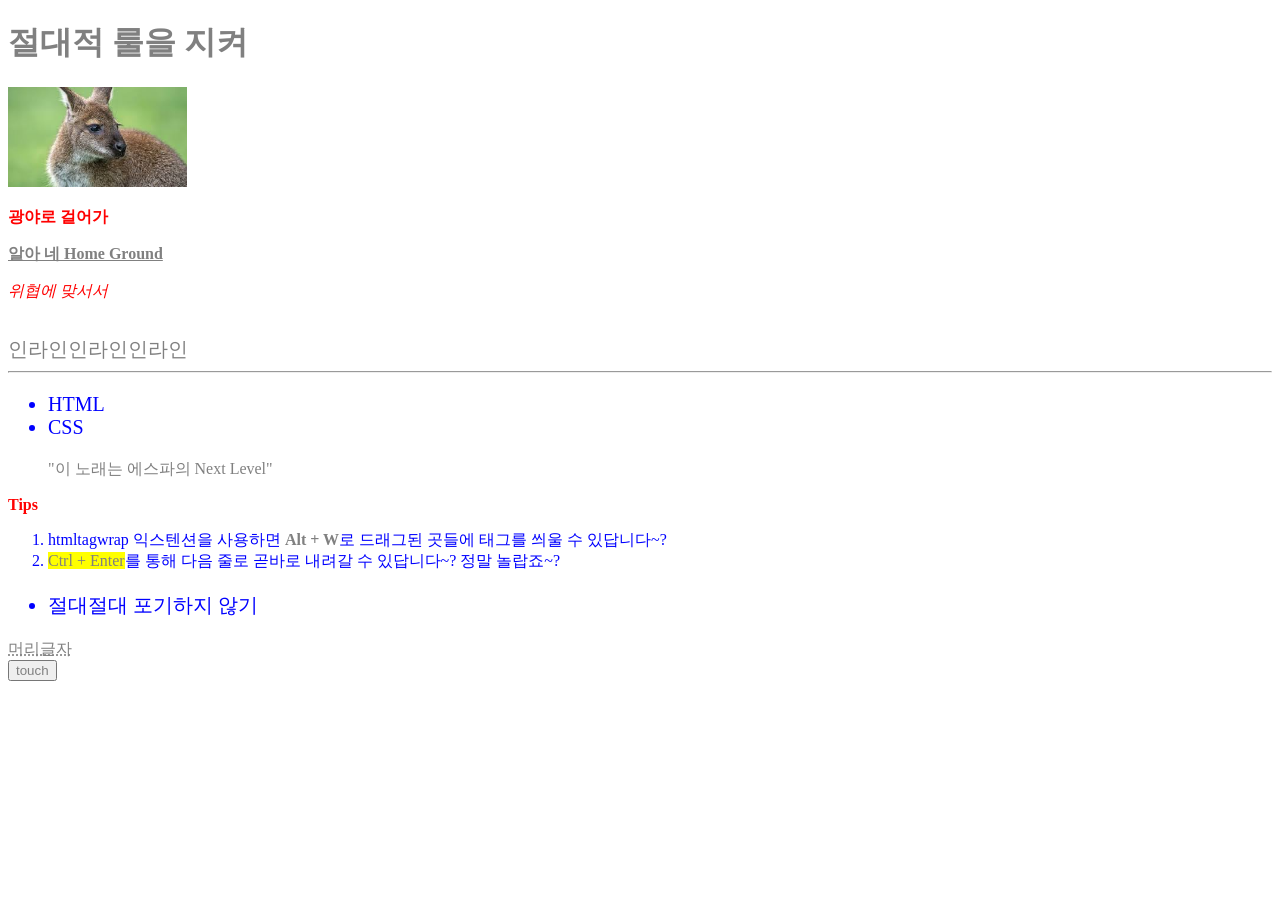
<file: index.html>
<!DOCTYPE html>
<html>
  <head>
    <title>I'm on the next level</title>
    <style>
      p {
        color: red;
      }
    </style>
    <link rel="stylesheet" href="styles.css" />
  </head>
  <body>
    <!-- 이것은 주석입니다. -->
    <h1>절대적 룰을 지켜</h1>
    <img
      src="wallaby.jpg"
      alt="귀여운 왈라비 사진"
      title="왈라비"
      height="100"
    />
    <b>
      <p>광야로 걸어가</p>
      <a href="https://wallaby150.github.io/">알아 네 Home Ground</a>
    </b>
    <i>
      <p>위협에 맞서서</p>
    </i>
    <br />
    <span>인라인인라인인라인</span>
    <hr />
    <ul>
      <li>HTML</li>
      <li>CSS</li>
    </ul>
    <blockquote cite="https://namu.wiki/w/Next%20Level(aespa)">
      "이 노래는 에스파의 Next Level"
    </blockquote>
    <div>
      <b> <p>Tips</p> </b>
      <ol>
        <li>
          htmltagwrap 익스텐션을 사용하면 <strong>Alt + W</strong>로 드래그된
          곳들에 태그를 씌울 수 있답니다~?
        </li>
        <li>
          <mark>Ctrl + Enter</mark>를 통해 다음 줄로 곧바로 내려갈 수 있답니다~?
          정말 놀랍죠~?
        </li>
      </ol>
      <ul>
        <li>절대절대 포기하지 않기</li>
      </ul>
    </div>
    <abbr title="설명설명">머리글자 </abbr>
    <br />
    <button>touch</button>
  </body>
</html>
</file>
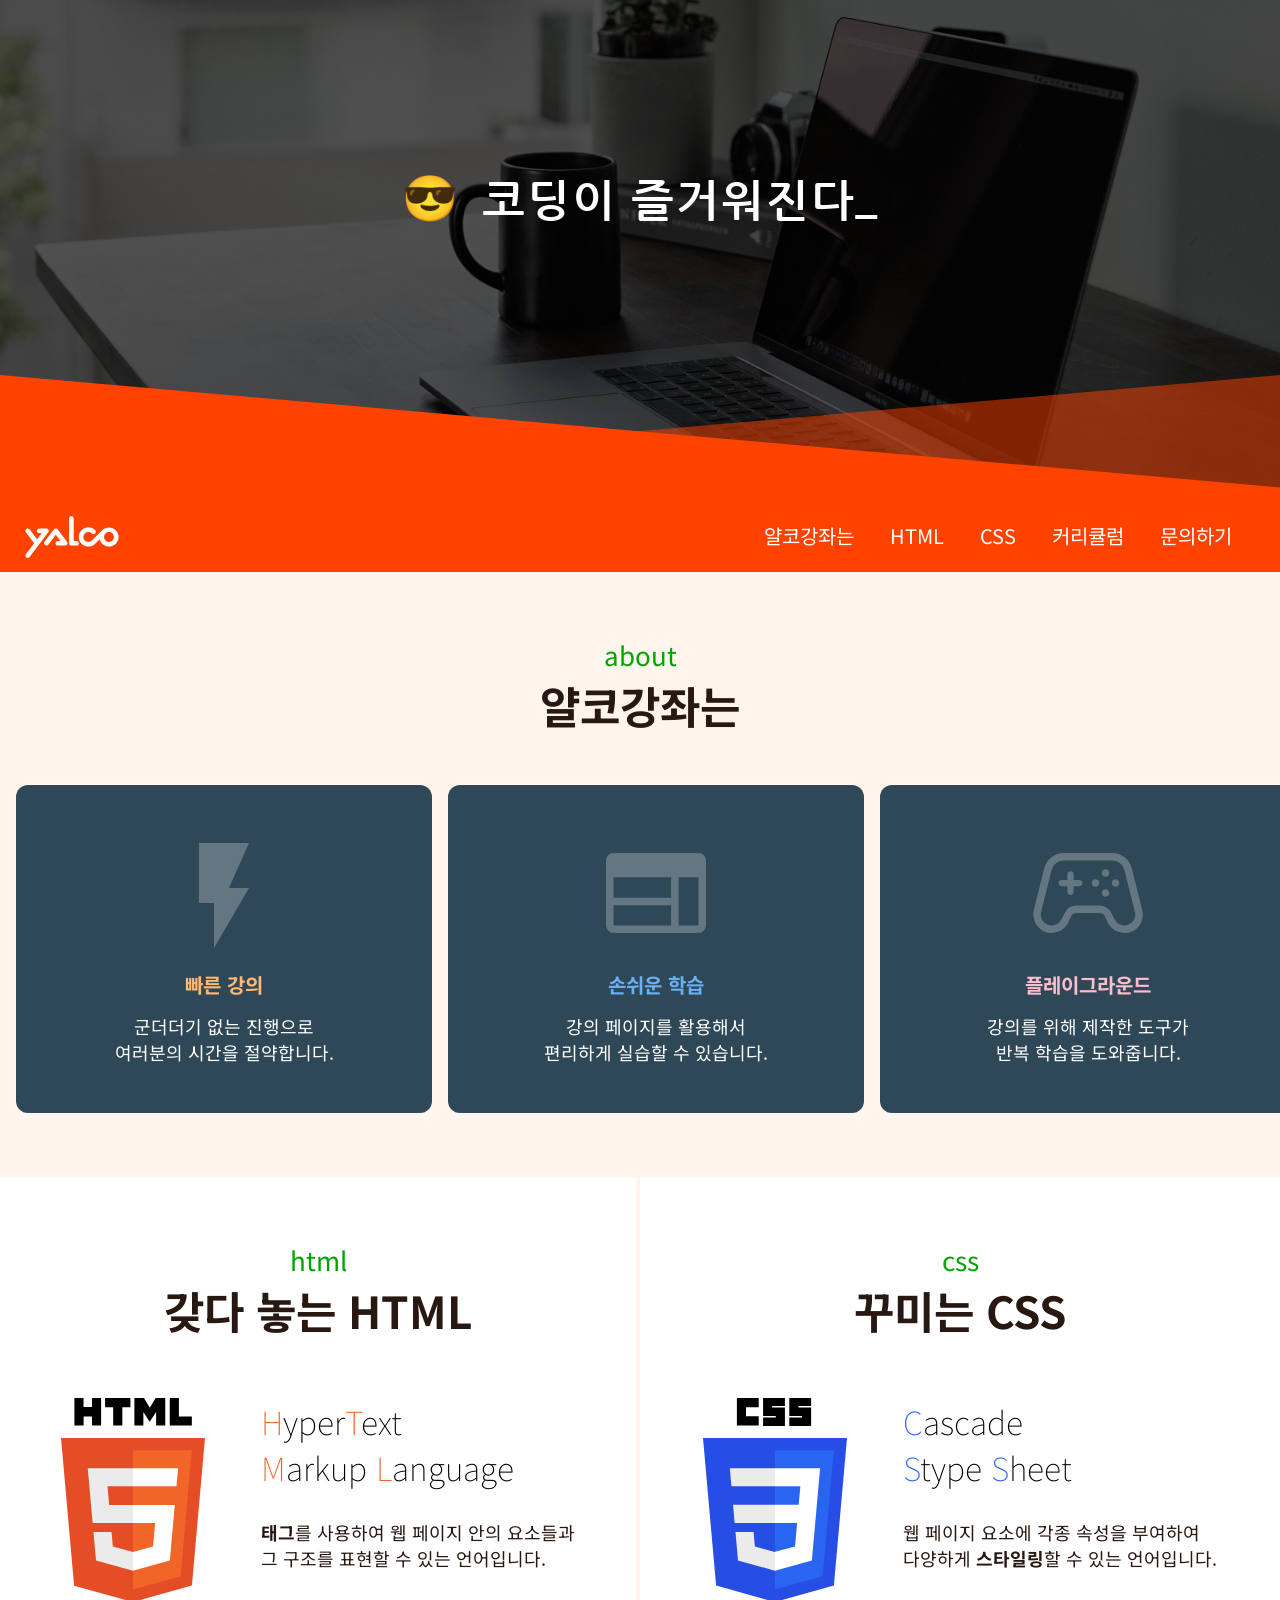
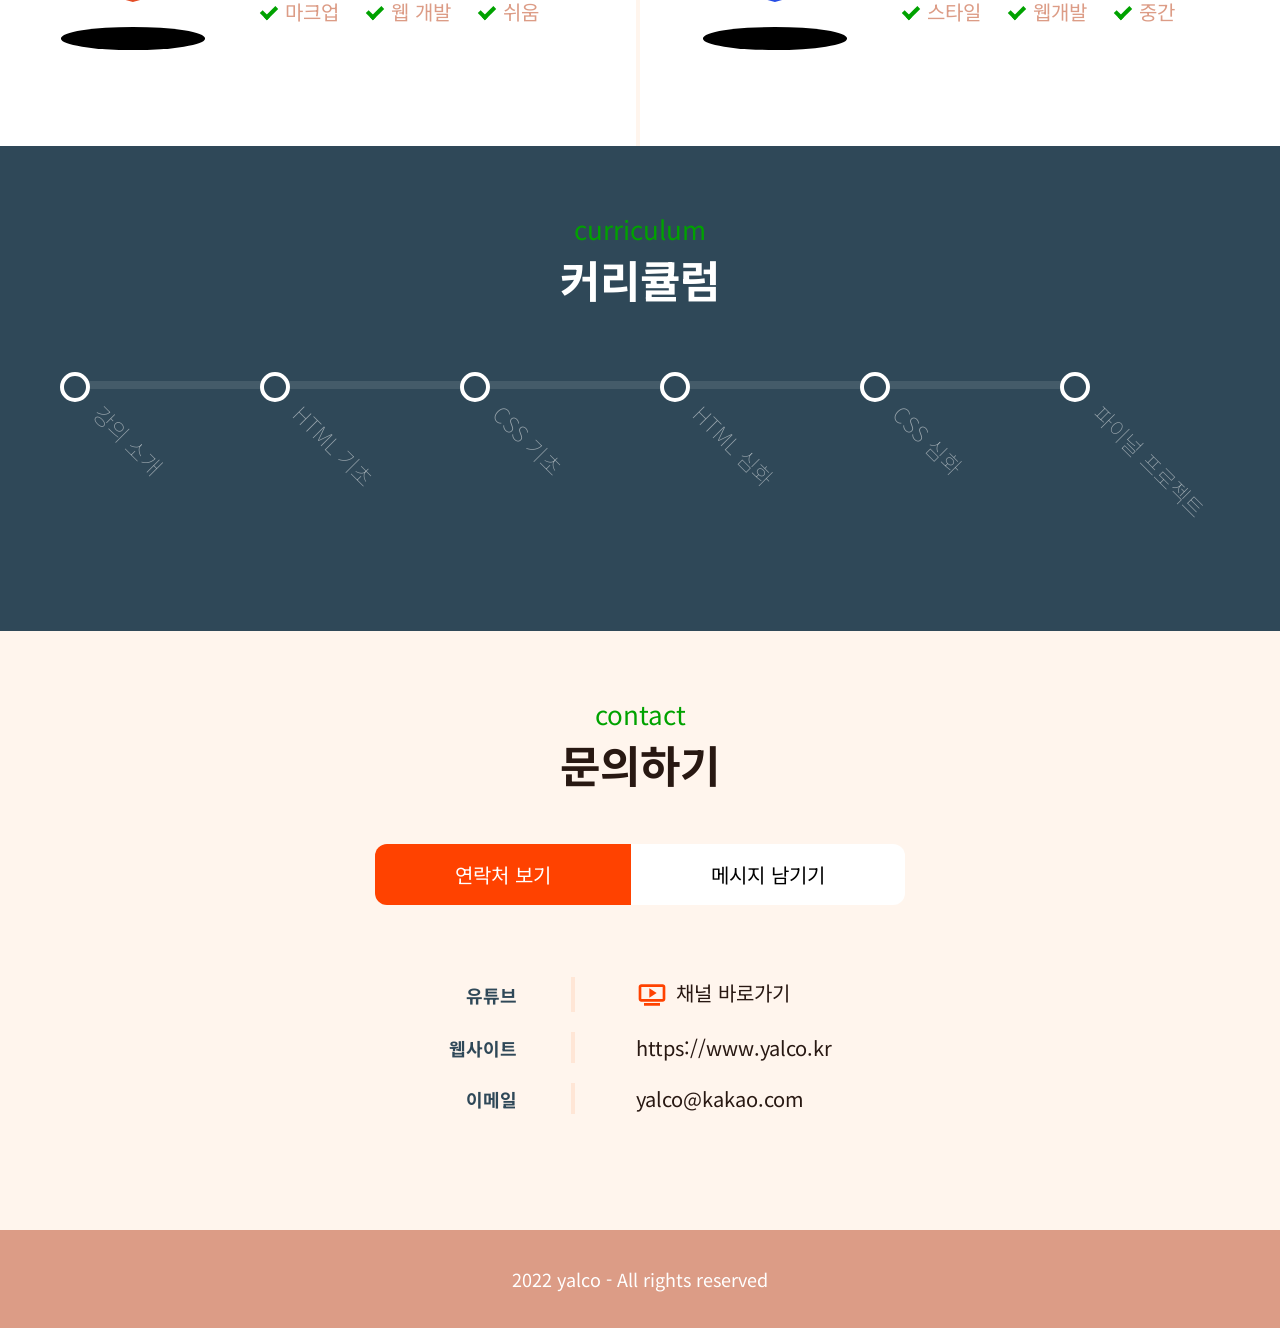
<file: study/Chapter 16/practice/index.html>
<!DOCTYPE html>
<html lang="ko">
<head>
  <meta charset="UTF-8">
  <meta http-equiv="X-UA-Compatible" content="IE=edge">
  <meta name="viewport" content="width=device-width, initial-scale=1.0">
  <title>yalco</title>
  <link rel="shortcut icon" href="./images/favicon.png" type="image/x-icon">

  <link rel="stylesheet" href="./style.css">

</head>
<body>
  <section class="intro">
    <div class="intro__dark">
      <div class="intro__type">
        <div><span aria-hidden="true">😎</span> 코딩이</div>
        <div>즐거워진다<span class="underscore">_</span></div>
      </div>
    </div>
    <div class="intro__tilt"></div>
    <div class="intro__tilt--flip"></div>
  </section>

    <header class="header">
    <h1>
      <a class="header__homelink" href="#">
        <img class="header__logo" src="./images/logo.svg" alt="홈으로">
      </a>
    </h1>
    <input class="header__menu-btn" type="checkbox">
    <nav class="header__nav">
      <ul>
        <li class="header__nav-item">
          <a href="#about">얄코강좌는</a>
        </li>
        <li class="header__nav-item">
          <a href="#html">HTML</a>
        </li>
        <li class="header__nav-item">
          <a href="#css">CSS</a>
        </li>
        <li class="header__nav-item">
          <a href="#curriculum">커리큘럼</a>
        </li>
        <li class="header__nav-item">
          <a href="#contact">문의하기</a>
        </li>
      </ul>
    </nav>
  </header>
<main>
    <section id="about" class="section">
      <header class="section__header">
        <strong class="section__tag">
          about
        </strong>
        <h1 class="section__title">
          얄코강좌는
        </h1>
      </header>
      <div class="about">
        <div class="about__card">
          <img class="about__icon" src="./images/about_1.svg" alt="">
          <h2 class="about__title _1">
            빠른 강의
          </h2>
          <p class="about__text">
            군더더기 없는 진행으로 <br>
            여러분의 시간을 절약합니다.
          </p>
        </div>
        <div class="about__card">
          <img class="about__icon" src="./images/about_2.svg" alt="">
          <h2 class="about__title _2">
            손쉬운 학습
          </h2>
          <p class="about__text">
            강의 페이지를 활용해서 <br>
            편리하게 실습할 수 있습니다.
          </p>
        </div>
        <div class="about__card">
          <img class="about__icon" src="./images/about_3.svg" alt="">
          <h2 class="about__title _3">
            플레이그라운드
          </h2>
          <p class="about__text">
            강의를 위해 제작한 도구가 <br>
            반복 학습을 도와줍니다.
          </p>
        </div>
      </div>
    </section>
    <section id="html" class="section">
      <header class="section__header">
        <strong class="section__tag">
          html
        </strong>
        <h1 class="section__title">
          갖다 놓는 HTML
        </h1>
      </header>
      <article class="html-css _html">
        <figure class="html-css__thumb">
          <img class="html-css__logo" src="./images/logo-html.svg" alt="HTML 로고">
        </figure>
        <div class="html-css__content">
          <h2 class="html-css__title">
            <div>
              <em>H</em>yper<em>T</em>ext <br>
              <em>M</em>arkup <em>L</em>anguage
            </div>
          </h2>
          <p class="html-css__desc">
            <strong>태그</strong>를 사용하여 웹 페이지 안의 요소들과 <br>
            그 구조를 표현할 수 있는 언어입니다.
          </p>
          <dl class="html-css__spec">
            <dt class="sr-only">종류</dt>
            <dd>마크업</dd>
            <dt class="sr-only">용도</dt>
            <dd>웹 개발</dd>
            <dt class="sr-only">난이도</dt>
            <dd>쉬움</dd>
          </dl>
        </div>
      </article>
    </section>
    <section id="css" class="section">
      <header class="section__header">
        <strong class="section__tag">
          css
        </strong>
        <h1 class="section__title">
          꾸미는 CSS
        </h1>
      </header>
      <article class="html-css _css">
        <figure class="html-css__thumb">
          <img class="html-css__logo" src="./images/logo-css.svg" alt="CSS 로고">
        </figure>
        <div class="html-css__content">
          <h2 class="html-css__title">
            <div>
              <em>C</em>ascade <br>
              <em>S</em>type <em>S</em>heet
            </div>
          </h2>
          <p class="html-css__desc">
            웹 페이지 요소에 각종 속성을 부여하여 <br>
            다양하게 <strong>스타일링</strong>할 수 있는 언어입니다.
          </p>
          <dl class="html-css__spec">
            <dt class="sr-only">종류</dt>
            <dd>스타일</dd>
            <dt class="sr-only">용도</dt>
            <dd>웹개발</dd>
            <dt class="sr-only">난이도</dt>
            <dd>중간</dd>
          </dl>
        </div>
      </article>
    </section>
    <section id="curriculum" class="section">
      <header class="section__header">
        <strong class="section__tag">
          curriculum
        </strong>
        <h1 class="section__title">
          커리큘럼
        </h1>
      </header>
      <div class="curriculum">
        <ol class="curriculum__list">
          <li><span>강의 소개</span></li>
          <li><span>HTML 기초</span></li>
          <li><span>CSS 기초</span></li>
          <li><span>HTML 심화</span></li>
          <li><span>CSS 심화</span></li>
          <li><span>파이널 프로젝트</span></li>
          <div class="curriculum__progress"></div>
        </ol>
      </div>
    </section>
<section id="contact" class="section">
      <header class="section__header">
        <strong class="section__tag">
          contact
        </strong>
        <h1 class="section__title">
          문의하기
        </h1>
      </header>
      <div class="contact">
        <div class="contact__tab">
          <input name="contact" type="radio" id="ct_1" checked>
          <label for="ct_1" class="sr-only">연락처</label>
          <input name="contact" type="radio" id="ct_2">
          <label for="ct_2" class="sr-only">메시지</label>
          <div class="contact__slides">
            <div class="contact__slide-con">
              <div class="contact__slide">
                <address>
                  <table class="contact__contacts">
                    <caption class="sr-only">연락처 목록</caption>
                    <tr>
                      <th>유튜브</th>
                      <td>
                        <a href="https://www.youtube.com/c/얄팍한코딩사전" target="_blank" alt="새 창에서 열기">
                          <img src="./images/youtube.svg" alt="">
                          채널 바로가기
                        </a>
                      </td>
                    </tr>
                    <tr>
                      <th>웹사이트</th>
                      <td>
                        <a href="https://www.yalco.kr" target="_blank" alt="새 창에서 열기">
                          https://www.yalco.kr
                        </a>
                      </td>
                    </tr>
                    <tr>
                      <th>이메일</th>
                      <td>
                        <a href="mailto:yalco@kakao.com">
                          yalco@kakao.com
                        </a>
                      </td>
                    </tr>
                  </table>
                </address>
              </div>
              <div class="contact__slide">
                <form action="#" method="get">
                  <div class="contact__leave">
                    <textarea name="message" placeholder="메시지를 입력하세요." required></textarea>
                    <div>
                      <input name="email" type="email" placeholder="메일 주소를 입력하세요." required>
                      <button type="submit">남기기</button>
                    </div>
                  </div>
                </form>
              </div>
            </div>
          </div>
        </div>
      </div>
    </section>
  </main>
  <footer>
    <h1 class="sr-only">Copyright</h1>
    <p>
      2022 yalco - All rights reserved
    </p>
  </footer>  
</body>
</html>
</file>
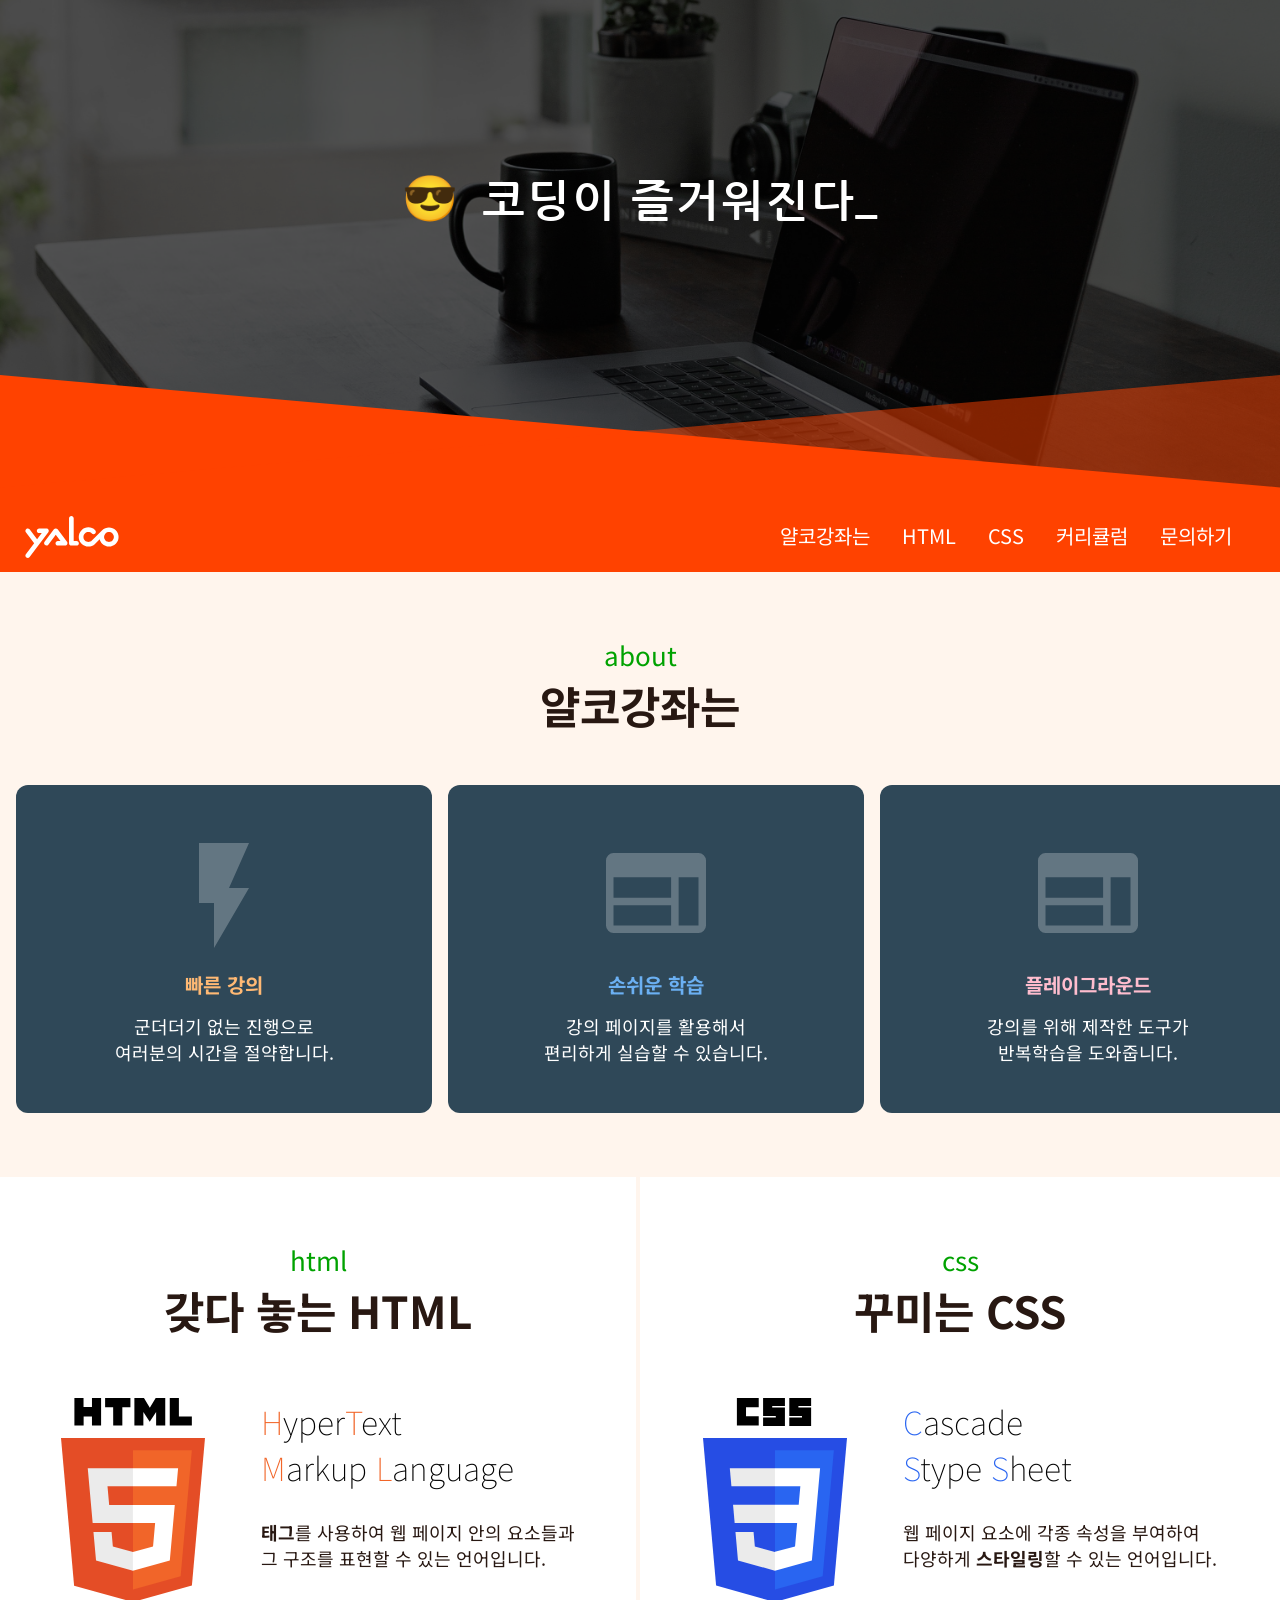
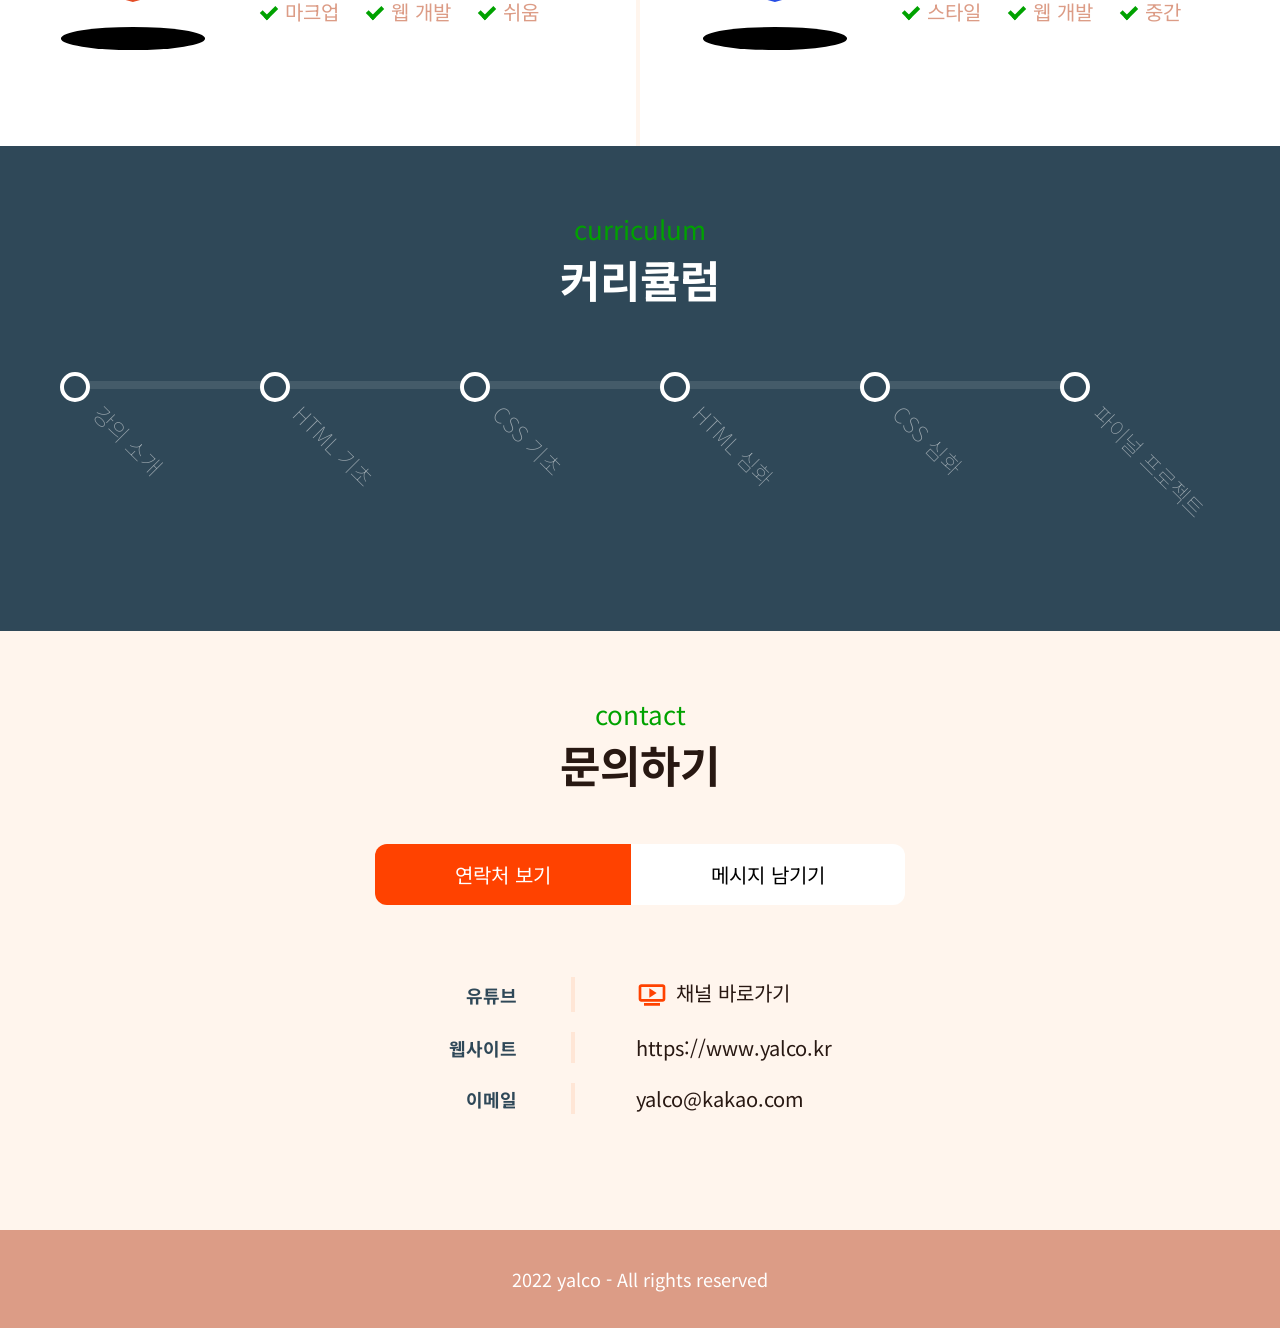
<file: study/Chapter 20/final-project/index.html>
<!DOCTYPE html>
<html lang="ko">
<head>
  <meta charset="UTF-8">
  <meta http-equiv="X-UA-Compatible" content="IE=edge">
  <meta name="viewport" content="width=device-width, initial-scale=1.0">
  <title>yalco</title>
  <link rel="shortcut icon" href="./images/favicon.png" type="image/x-icon">

  <link rel="stylesheet" href="./style.css">
  <script defer src="./script.js"></script>
</head>
<body>

  <section class="intro">
    <div class="intro__dark">
      <div class="intro__type">
        <div><span aria-hidden="true">😎</span> 코딩이</div>
        <div>즐거워진다<span class="underscore">_</span></div>
      </div>
    </div>
    <div class="intro__tilt"></div>
    <div class="intro__tilt--flip"></div>
  </section>

  <header class="header">
    <h1>
      <a class="header__homelink" href="#">
        <img class="header__logo" src="./images/logo.svg" alt="홈으로">
      </a>
    </h1>

    <!-- 버튼으로 수정 -->
    <button class="header__menu-btn"></button>
    <nav class="header__nav">
      <ul>
        <!-- 기존 코드 -->
        <!-- <li class="header__nav-item">
          <a href="#about">얄코강좌는</a>
        </li>
        <li class="header__nav-item">
          <a href="#html">HTML</a>
        </li>
        <li class="header__nav-item">
          <a href="#css">CSS</a>
        </li>
        <li class="header__nav-item">
          <a href="#curriculum">커리큘럼</a>
        </li>
        <li class="header__nav-item">
          <a href="#contact">문의하기</a>
        </li> -->
      </ul>
    </nav>
  </header>

  <main>

    <section id="about" class="section">
      <header class="section__header">
        <strong class="section__tag">
          about
        </strong>
        <h1 class="section__title">
          얄코강좌는
        </h1>
      </header>

      <div class="about">
        <!-- 기존 코드 -->
        <!-- <div class="about__card">
          <img class="about__icon" src="./images/about_1.svg" alt="">
          <h2 class="about__title _1">
            빠른 강의
          </h2>
          <p class="about__text">
            군더더기 없는 진행으로 <br>
            여러분의 시간을 절약합니다.
          </p>
        </div>
        <div class="about__card">
          <img class="about__icon" src="./images/about_2.svg" alt="">
          <h2 class="about__title _2">
            손쉬운 학습
          </h2>
          <p class="about__text">
            강의 페이지를 활용해서 <br>
            편리하게 실습할 수 있습니다.
          </p>
        </div>
        <div class="about__card">
          <img class="about__icon" src="./images/about_3.svg" alt="">
          <h2 class="about__title _3">
            플레이그라운드
          </h2>
          <p class="about__text">
            강의를 위해 제작한 도구가 <br>
            반복학습을 도와줍니다.
          </p>
        </div> -->
      </div>
    </section>

    <section id="html" class="section">
      <header class="section__header">
        <strong class="section__tag">
          html
        </strong>
        <h1 class="section__title">
          갖다 놓는 HTML
        </h1>
      </header>
      <article class="html-css _html">
        <figure class="html-css__thumb">
          <img class="html-css__logo" src="./images/logo-html.svg" alt="HTML 로고">
        </figure>
        <div class="html-css__content">
          <h2 class="html-css__title">
            <div>
              <em>H</em>yper<em>T</em>ext <br>
              <em>M</em>arkup <em>L</em>anguage
            </div>
          </h2>
          <p class="html-css__desc">
            <strong>태그</strong>를 사용하여 웹 페이지 안의 요소들과 <br>
            그 구조를 표현할 수 있는 언어입니다.
          </p>
          <dl class="html-css__spec">
            <dt class="sr-only">종류</dt>
            <dd>마크업</dd>
            <dt class="sr-only">용도</dt>
            <dd>웹 개발</dd>
            <dt class="sr-only">난이도</dt>
            <dd>쉬움</dd>
          </dl>
        </div>
      </article>
    </section>

    <section id="css" class="section">
      <header class="section__header">
        <strong class="section__tag">
          css
        </strong>
        <h1 class="section__title">
          꾸미는 CSS
        </h1>
      </header>
      <article class="html-css _css">
        <figure class="html-css__thumb">
          <img class="html-css__logo" src="./images/logo-css.svg" alt="CSS 로고">
        </figure>
        <div class="html-css__content">
          <h2 class="html-css__title">
            <div>
              <em>C</em>ascade <br>
              <em>S</em>type <em>S</em>heet
            </div>
          </h2>
          <p class="html-css__desc">
            웹 페이지 요소에 각종 속성을 부여하여 <br>
            다양하게 <strong>스타일링</strong>할 수 있는 언어입니다.
          </p>
          <dl class="html-css__spec">
            <dt class="sr-only">종류</dt>
            <dd>스타일</dd>
            <dt class="sr-only">용도</dt>
            <dd>웹 개발</dd>
            <dt class="sr-only">난이도</dt>
            <dd>중간</dd>
          </dl>
        </div>
      </article>
    </section>

    <section id="curriculum" class="section">
      <header class="section__header">
        <strong class="section__tag">
          curriculum
        </strong>
        <h1 class="section__title">
          커리큘럼
        </h1>
      </header>
      <div class="curriculum">
        <ol class="curriculum__list">
          <li><span>강의 소개</span></li>
          <li><span>HTML 기초</span></li>
          <li><span>CSS 기초</span></li>
          <li><span>HTML 심화</span></li>
          <li><span>CSS 심화</span></li>
          <li><span>파이널 프로젝트</span></li>
          <!-- curriculum__progress의 원래 위치 -->
        </ol>
        <!-- curriculum__progress의 위치 이동 -->
        <div class="curriculum__progress">
          <div class="bar"></div>
        </div>
      </div>
    </section>

    <section id="contact" class="section">
      <header class="section__header">
        <strong class="section__tag">
          contact
        </strong>
        <h1 class="section__title">
          문의하기
        </h1>
      </header>
      <div class="contact">
        <div class="contact__tab">
          <input name="contact" type="radio" id="ct_1" checked>
          <label for="ct_1" class="sr-only">연락처</label>
          <input name="contact" type="radio" id="ct_2">
          <label for="ct_2" class="sr-only">메시지</label>
          <!-- contact__slides의 원래 위치 -->
        </div>

        <!-- contact__slides의 위치 이동 -->
        <div class="contact__slides">
          <div class="contact__slide-con">
            <div class="contact__slide">
              <address>
                <table class="contact__contacts">
                  <caption class="sr-only">연락처 목록</caption>
                  <tr>
                    <th>유튜브</th>
                    <td>
                      <a href="https://www.youtube.com/c/얄팍한코딩사전" target="_blank" alt="새 창에서 열기">
                        <img src="./images/youtube.svg" alt="">
                        채널 바로가기
                      </a>
                    </td>
                  </tr>
                  <tr>
                    <th>웹사이트</th>
                    <td>
                      <a href="https://www.yalco.kr" target="_blank" alt="새 창에서 열기">
                        https://www.yalco.kr
                      </a>
                    </td>
                  </tr>
                  <tr>
                    <th>이메일</th>
                    <td>
                      <a href="mailto:yalco@kakao.com">
                        yalco@kakao.com
                      </a>
                    </td>
                  </tr>
                </table>
              </address>
            </div>
            <div class="contact__slide">
              <form action="#" method="get">
                <div class="contact__leave">
                  <textarea name="message" placeholder="메시지를 입력하세요." required></textarea>
                  <div>
                    <input name="email" type="email" placeholder="메일주소를 입력하세요." required>
                    <button type="submit">남기기</button>
                  </div>
                </div>
              </form>
            </div>
          </div>
        </div>
      </div>
    </section>

  </main>
  <footer>
    <h1 class="sr-only">Copyright</h1>
    <p>
      2022 yalco - All rights reserved
    </p>
  </footer>
</body>
</html>
</file>
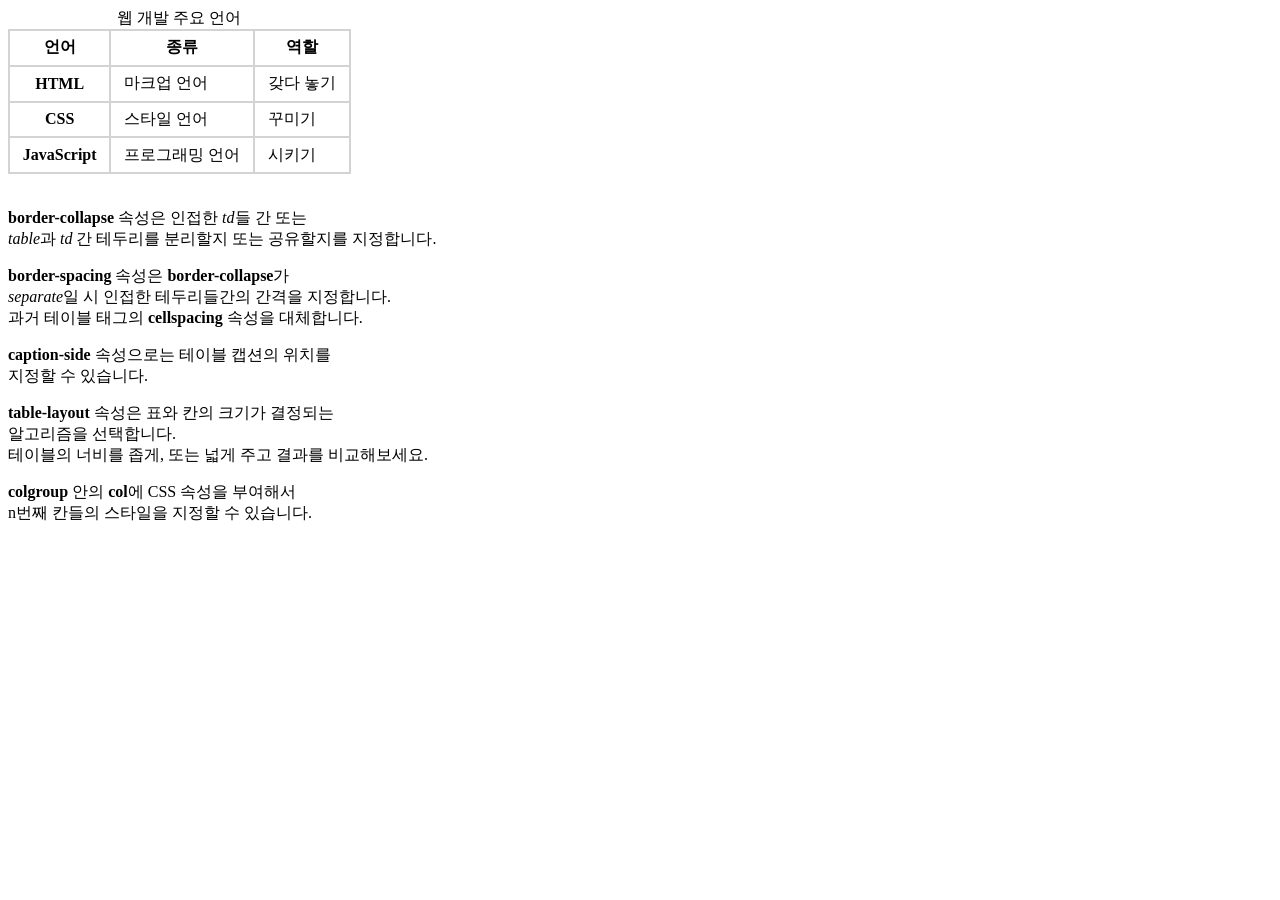
<file: test.html>
<!DOCTYPE html>
<html lang="en">
  <head>
    <meta charset="UTF-8" />
    <meta name="viewport" content="width=device-width, initial-scale=1.0" />
    <title>Document</title>
    <style>
      table {
        border-collapse: separate;
        border-spacing: 2px;
      }
      th,
      td {
        padding: 0.4em 0.8em;
        border: 2px solid lightgray;
      }
    </style>
  </head>
  <body>
    <section class="result">
      <!-- 시작 -->

      <table style="border-collapse: collapse">
        <caption>
          웹 개발 주요 언어
        </caption>
        <colgroup>
          <col />
          <col />
          <col />
        </colgroup>
        <thead>
          <tr>
            <th>언어</th>
            <th>종류</th>
            <th>역할</th>
          </tr>
        </thead>
        <tbody></tbody>
        <tbody>
          <tr>
            <th>HTML</th>
            <td>마크업 언어</td>
            <td>갖다 놓기</td>
          </tr>
          <tr>
            <th>CSS</th>
            <td>스타일 언어</td>
            <td>꾸미기</td>
          </tr>
          <tr>
            <th>JavaScript</th>
            <td>프로그래밍 언어</td>
            <td>시키기</td>
          </tr>
        </tbody>
      </table>

      <br />

      <p>
        <strong>border-collapse</strong> 속성은 인접한 <i>td</i>들 간 또는
        <br />
        <i>table</i>과 <i>td</i> 간 테두리를 분리할지 또는 공유할지를
        지정합니다.
      </p>
      <p>
        <strong>border-spacing</strong> 속성은
        <strong>border-collapse</strong>가 <br />
        <em>separate</em>일 시 인접한 테두리들간의 간격을 지정합니다. <br />
        과거 테이블 태그의 <b>cellspacing</b> 속성을 대체합니다.
      </p>
      <p>
        <strong>caption-side</strong> 속성으로는 테이블 캡션의 위치를 <br />
        지정할 수 있습니다.
      </p>
      <p>
        <strong>table-layout</strong> 속성은 표와 칸의 크기가 결정되는 <br />
        알고리즘을 선택합니다. <br />
        테이블의 너비를 좁게, 또는 넓게 주고 결과를 비교해보세요.
      </p>
      <p>
        <strong>colgroup</strong> 안의 <strong>col</strong>에 CSS 속성을
        부여해서 <br />
        n번째 칸들의 스타일을 지정할 수 있습니다.
      </p>

      <!-- 끝 -->
    </section>
  </body>
</html>
</file>
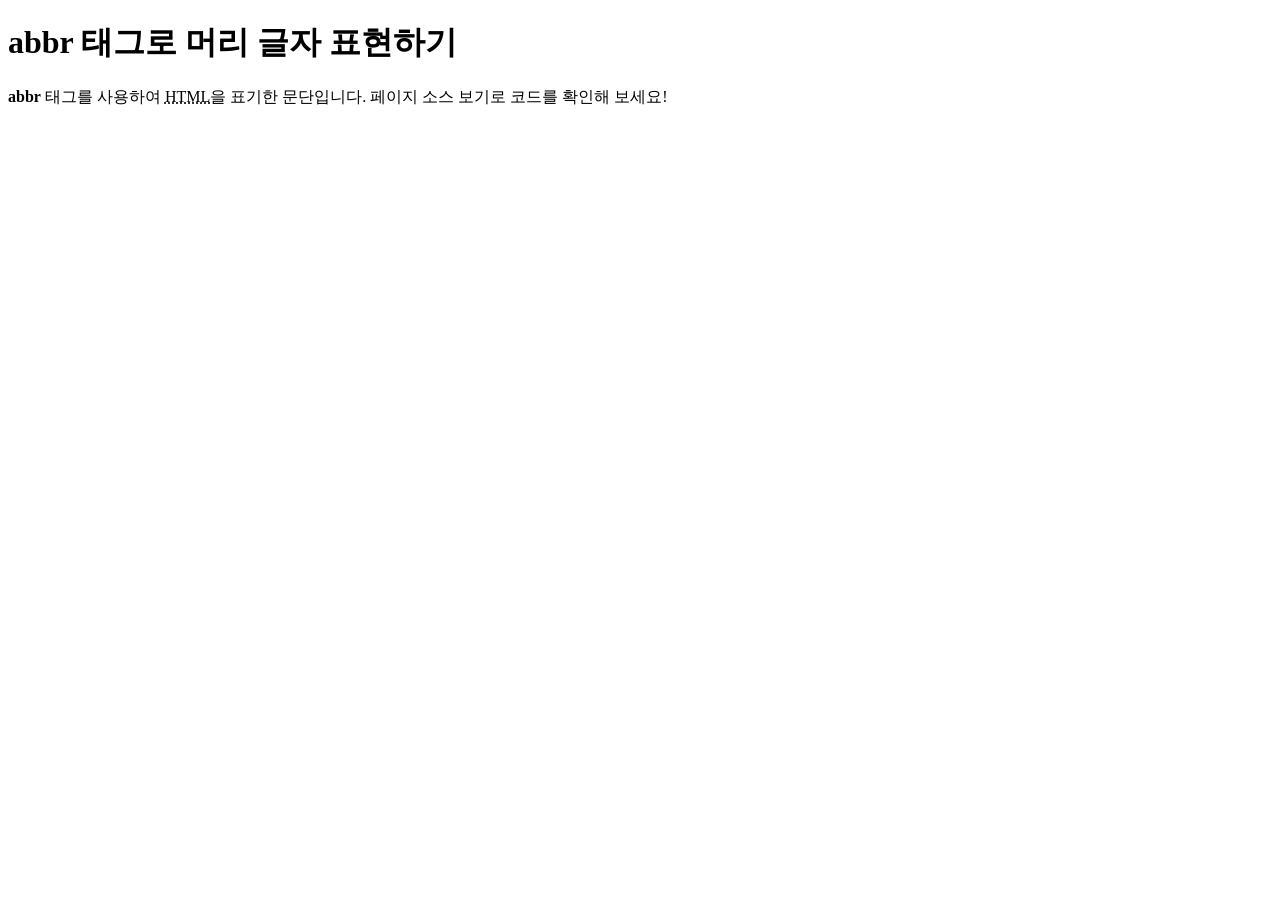
<file: study/Chapter 02/abbrtag.html>
<!DOCTYPE html>
<html lang="ko">
<head>
  <meta charset="UTF-8">
  <meta http-equiv="X-UA-Compatible" content="IE=edge">
  <meta name="viewport" content="width=device-width, initial-scale=1.0">
  <title>HTML & CSS</title>
</head>
<body>
  <h1>abbr 태그로 머리 글자 표현하기</h1>
  <p>
    <strong>abbr</strong> 태그를 사용하여
    <abbr title="HyperText Markup Language">HTML</abbr>을 표기한 문단입니다. 페이지 소스 보기로 코드를 확인해 보세요!
  </p>
</body>
</html>
</file>
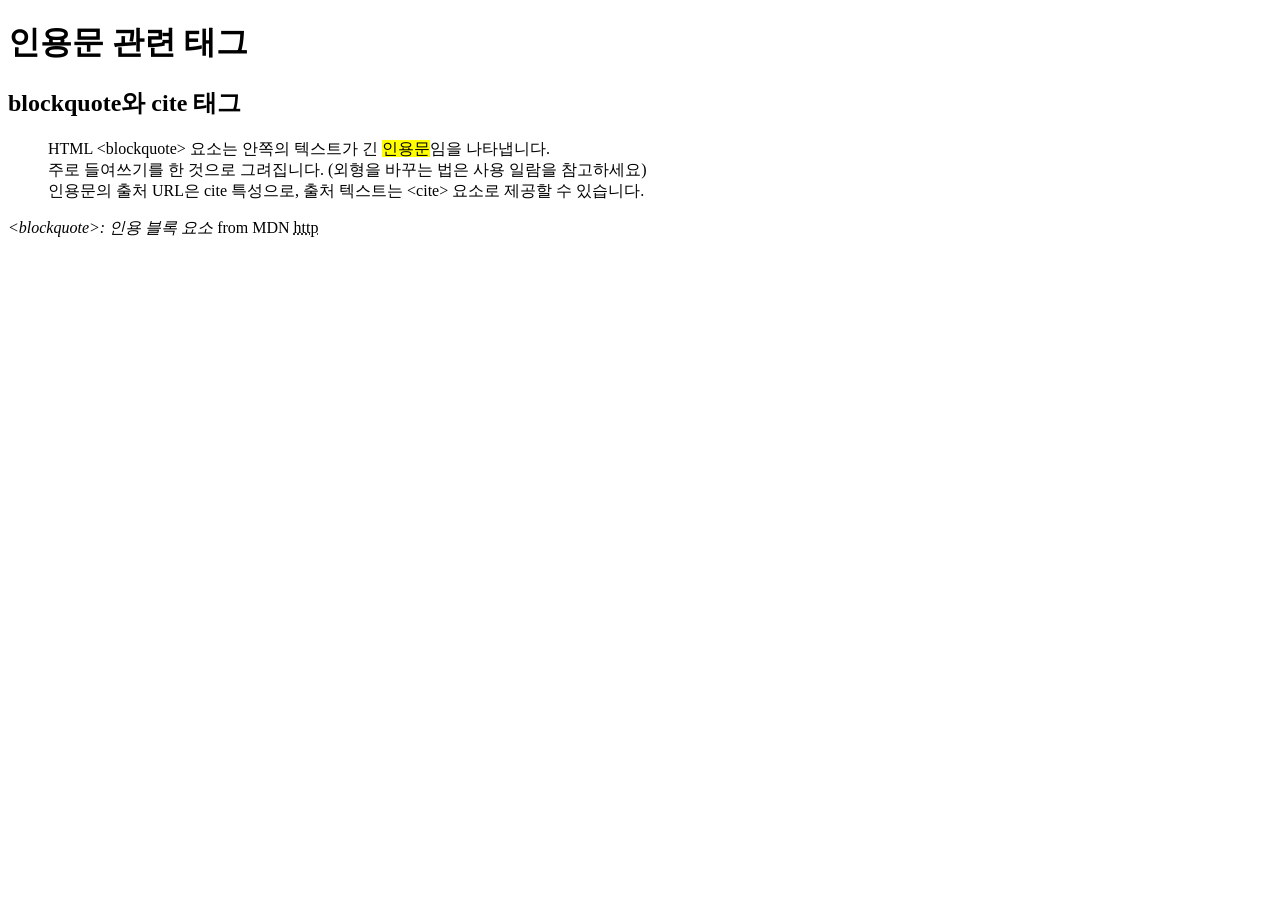
<file: study/Chapter 02/blockquote.html>
<!DOCTYPE html>
<html lang="ko">
  <head>
    <meta charset="UTF-8" />
    <meta http-equiv="X-UA-Compatible" content="IE=edge" />
    <meta name="viewport" content="width=device-width, initial-scale=1.0" />
    <title>HTML & CSS</title>
  </head>
  <body>
    <h1>인용문 관련 태그</h1>
    <h2>blockquote와 cite 태그</h2>
    <blockquote
      cite="https://developer.mozilla.org/ko/docs/Web/HTML/Element/blockquote"
    >
      <p>
        HTML &lt;blockquote&gt; 요소는 안쪽의 텍스트가 긴
        <mark>인용문</mark>임을 나타냅니다. <br />
        주로 들여쓰기를 한 것으로 그려집니다. (외형을 바꾸는 법은 사용 일람을
        참고하세요) <br />
        인용문의 출처 URL은 cite 특성으로, 출처 텍스트는 &lt;cite&gt; 요소로
        제공할 수 있습니다.
      </p>
    </blockquote>
    <cite>&lt;blockquote&gt;: 인용 블록 요소</cite> from MDN
    <abbr title="mark">http</abbr>
  </body>
</html>
</file>
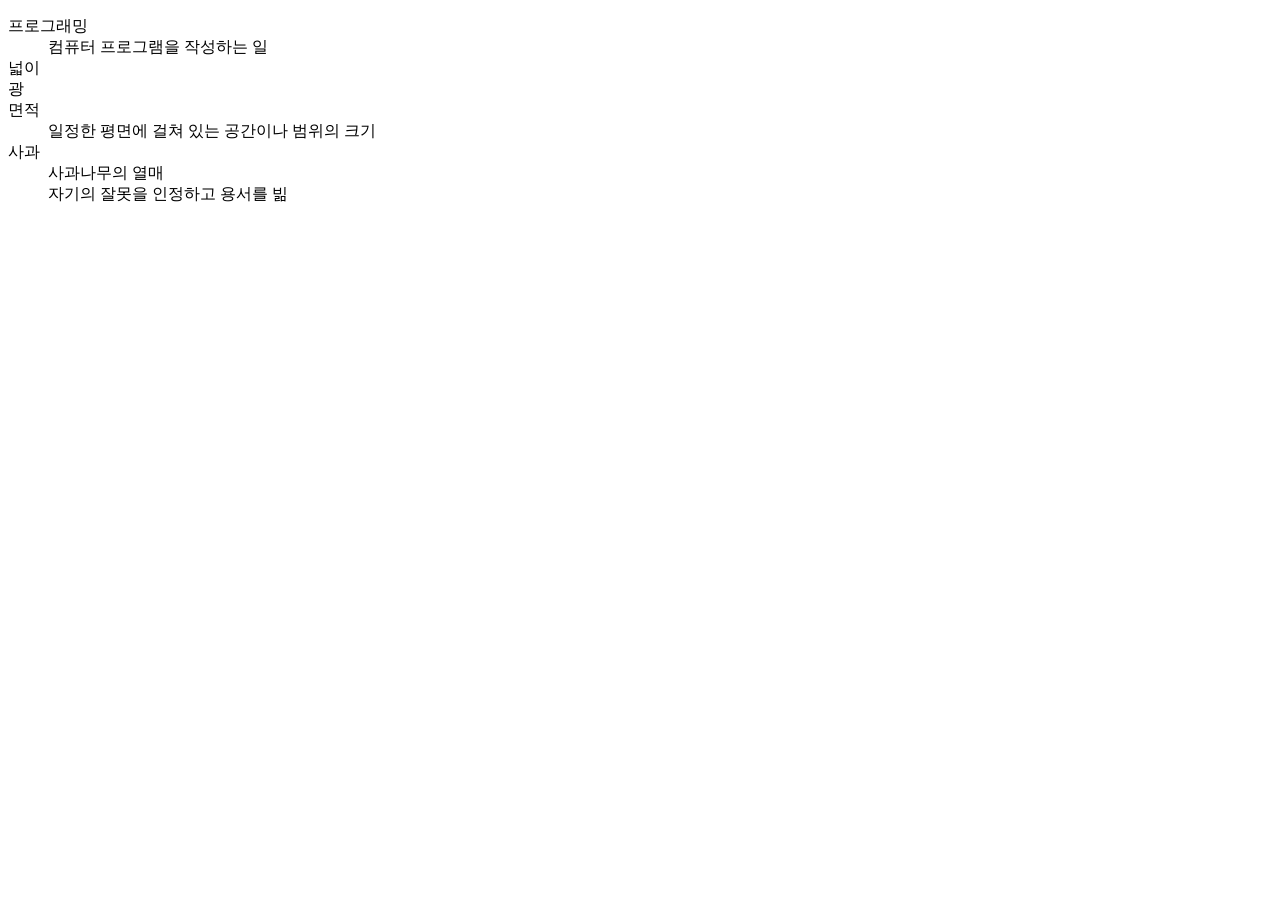
<file: study/Chapter 02/dltag.html>
<!DOCTYPE html>
<html lang="ko">
<head>
  <meta charset="UTF-8">
  <meta http-equiv="X-UA-Compatible" content="IE=edge">
  <meta name="viewport" content="width=device-width, initial-scale=1.0">
  <link rel="stylesheet" href="https://showcases.yalco.kr/html-css/01-04/05.css">
  <title>HTML & CSS</title>
</head>
<body>
  <dl>
    <dt>프로그래밍</dt>
      <dd>컴퓨터 프로그램을 작성하는 일</dd>
    <dt>넓이</dt>
    <dt>광</dt>
    <dt>면적</dt>
      <dd>일정한 평면에 걸쳐 있는 공간이나 범위의 크기</dd>
    <dt>사과</dt>
      <dd>사과나무의 열매</dd>
      <dd>자기의 잘못을 인정하고 용서를 빎</dd>
  </dl>
</body>
</html>
</file>
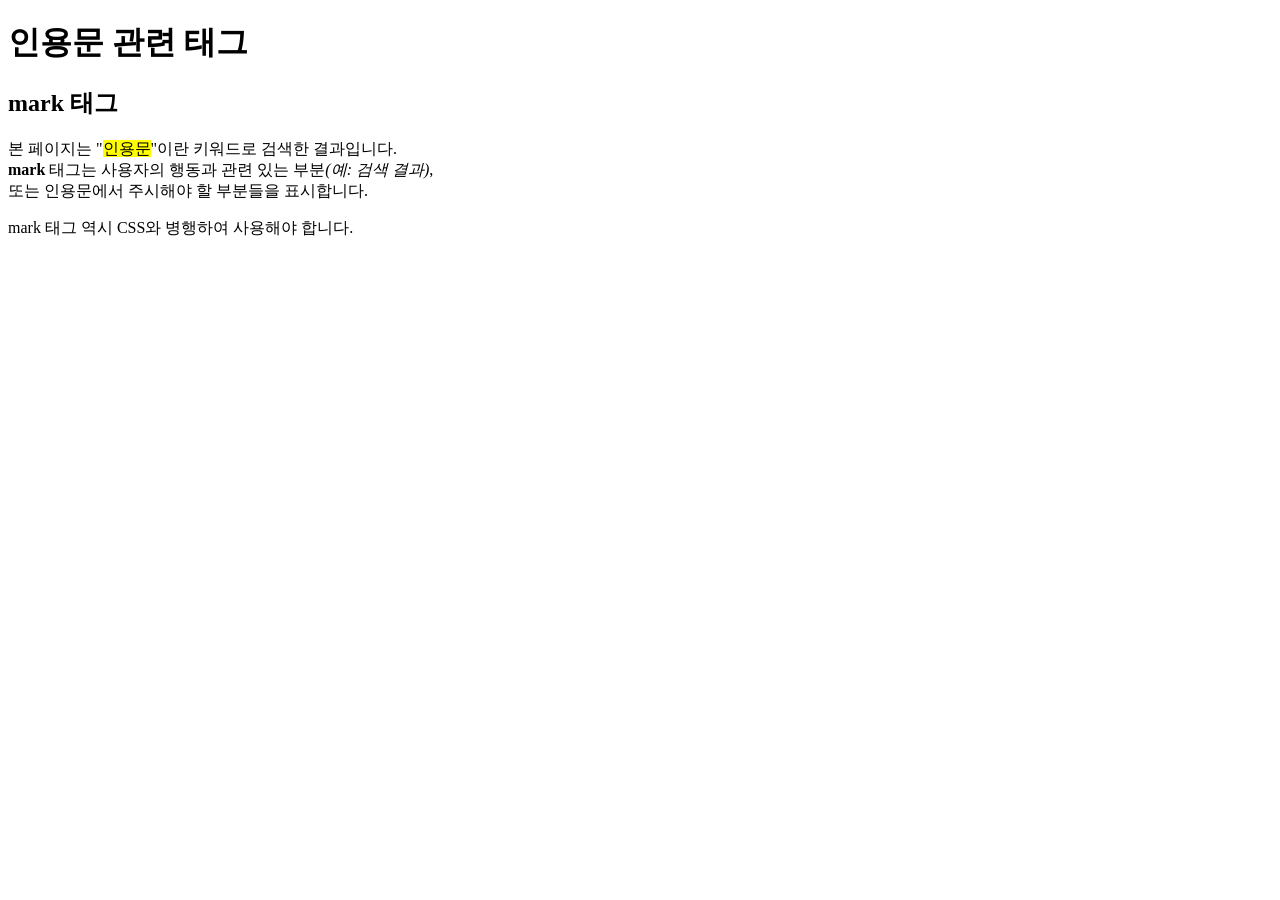
<file: study/Chapter 02/marktag.html>
<!DOCTYPE html>
<html lang="ko">
<head>
  <meta charset="UTF-8">
  <meta http-equiv="X-UA-Compatible" content="IE=edge">
  <meta name="viewport" content="width=device-width, initial-scale=1.0">
  <title>HTML & CSS</title>
</head>
<body>
  <h1>인용문 관련 태그</h1>
  <h2>mark 태그</h2>
  <p>
    본 페이지는 "<mark>인용문</mark>"이란 키워드로 검색한 결과입니다. <br>
    <strong>mark</strong> 태그는 사용자의 행동과 관련 있는 부분<i>(예: 검색 결과)</i>, <br>
    또는 인용문에서 주시해야 할 부분들을 표시합니다.
  </p>
  <p>
    mark 태그 역시 CSS와 병행하여 사용해야 합니다.
  </p>
</body>
</html>
</file>
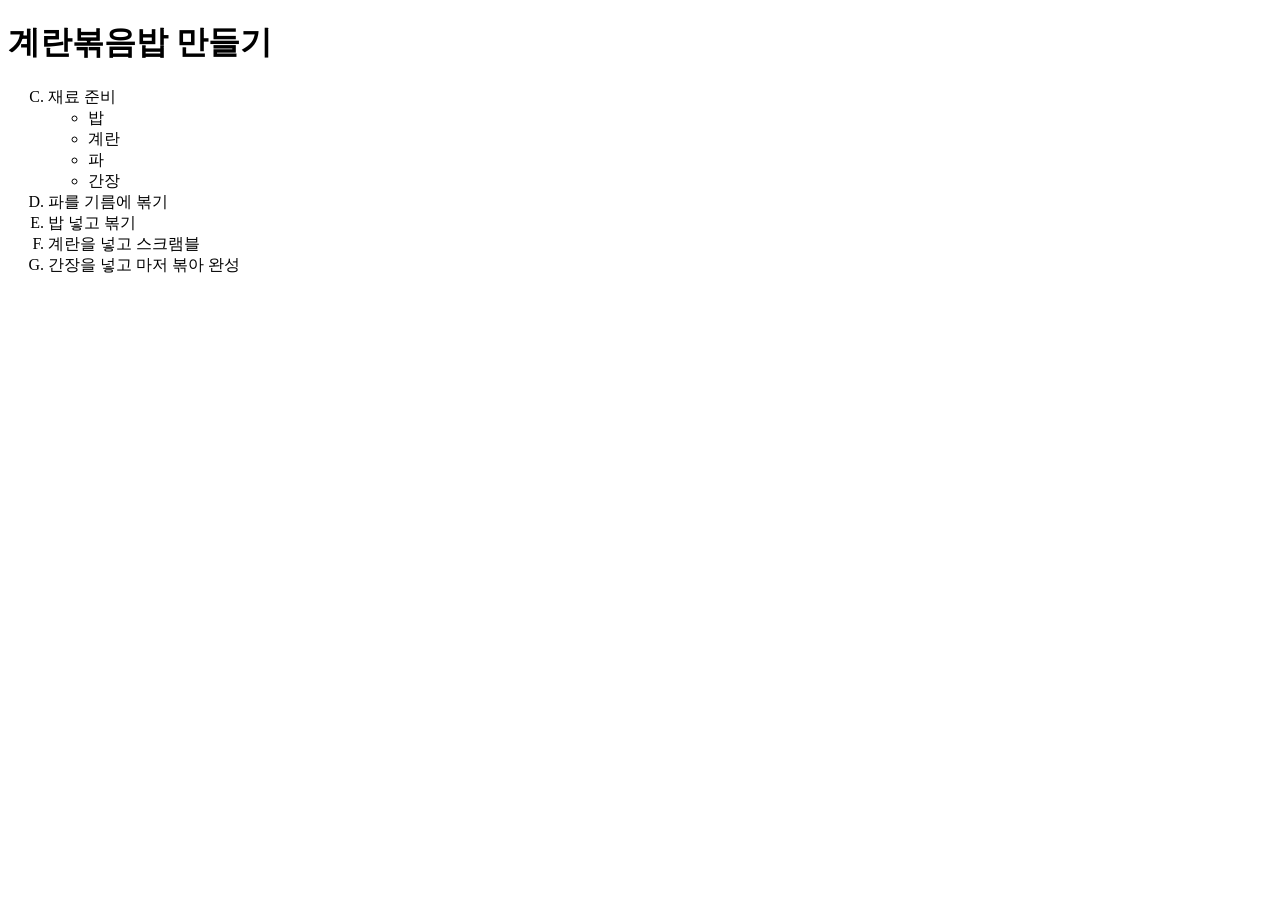
<file: study/Chapter 02/oltag.html>
<!DOCTYPE html>
<html lang="ko">
<head>
  <meta charset="UTF-8">
  <meta http-equiv="X-UA-Compatible" content="IE=edge">
  <meta name="viewport" content="width=device-width, initial-scale=1.0">
  <title>HTML & CSS</title>
</head>
<body>
  <h1>계란볶음밥 만들기</h1>
  <ol type="A" start="3">  
    <li>재료 준비</li>
      <ul>
        <li>밥</li>
        <li>계란</li>
        <li>파</li>
        <li>간장</li>
      </ul>
    <li>파를 기름에 볶기</li>
    <li>밥 넣고 볶기</li>
    <li>계란을 넣고 스크램블</li>
    <li>간장을 넣고 마저 볶아 완성</li>
  </ol>
</body>
</html>
</file>
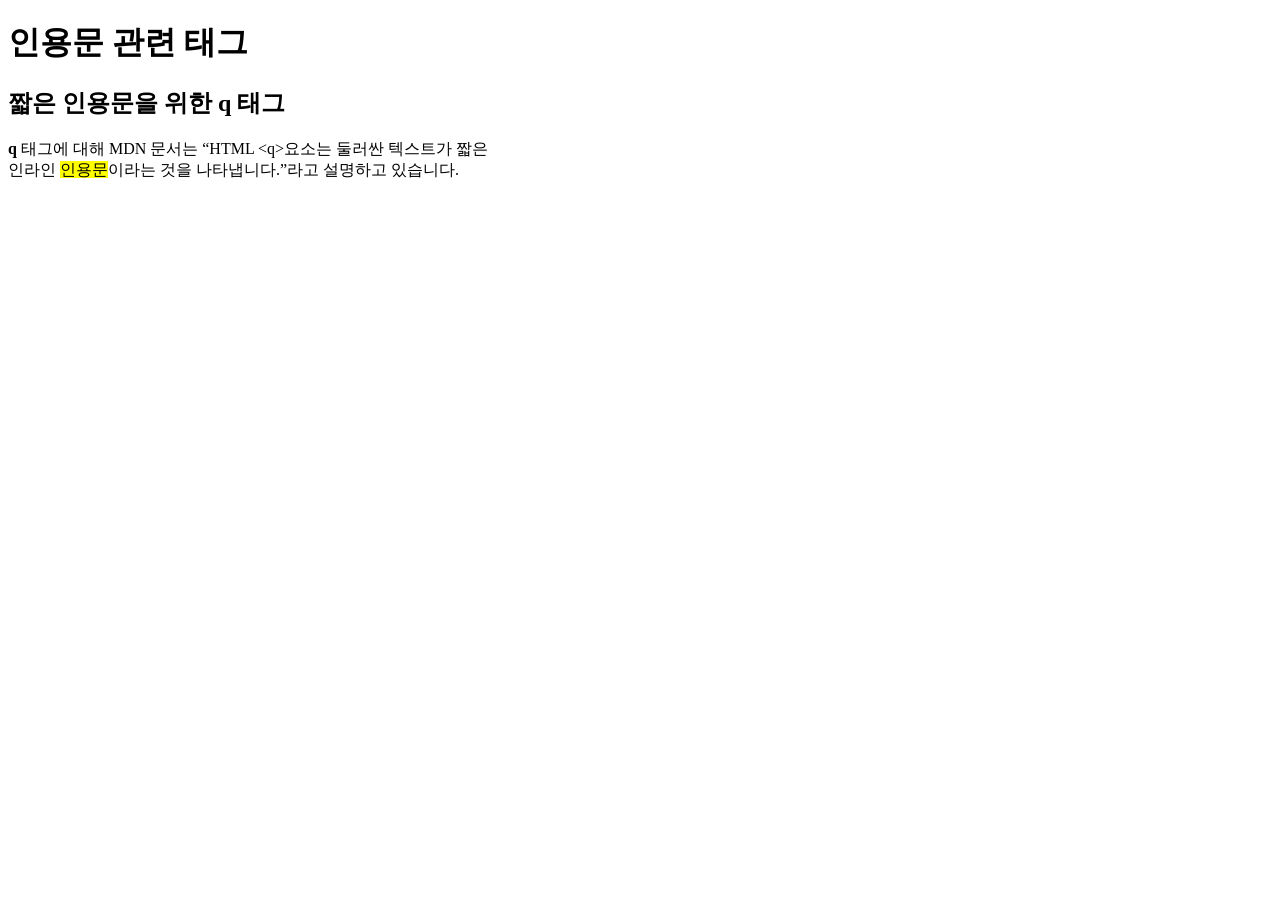
<file: study/Chapter 02/qtag.html>
<!DOCTYPE html>
<html lang="ko">
  <head>
    <meta charset="UTF-8" />
    <meta http-equiv="X-UA-Compatible" content="IE=edge" />
    <meta name="viewport" content="width=device-width, initial-scale=1.0" />
    <title>HTML & CSS</title>
  </head>
  <body>
    <h1>인용문 관련 태그</h1>
    <h2>짧은 인용문을 위한 q 태그</h2>
    <p>
      <strong>q</strong> 태그에 대해 MDN 문서는
      <q cite="https://developer.mozilla.org/ko/docs/Web/HTML/Element/q"
        >HTML &lt;q&gt;요소는 둘러싼 텍스트가 짧은 <br />
        인라인 <mark>인용문</mark>이라는 것을 나타냅니다.</q
      >라고 설명하고 있습니다.
    </p>
  </body>
</html>
</file>
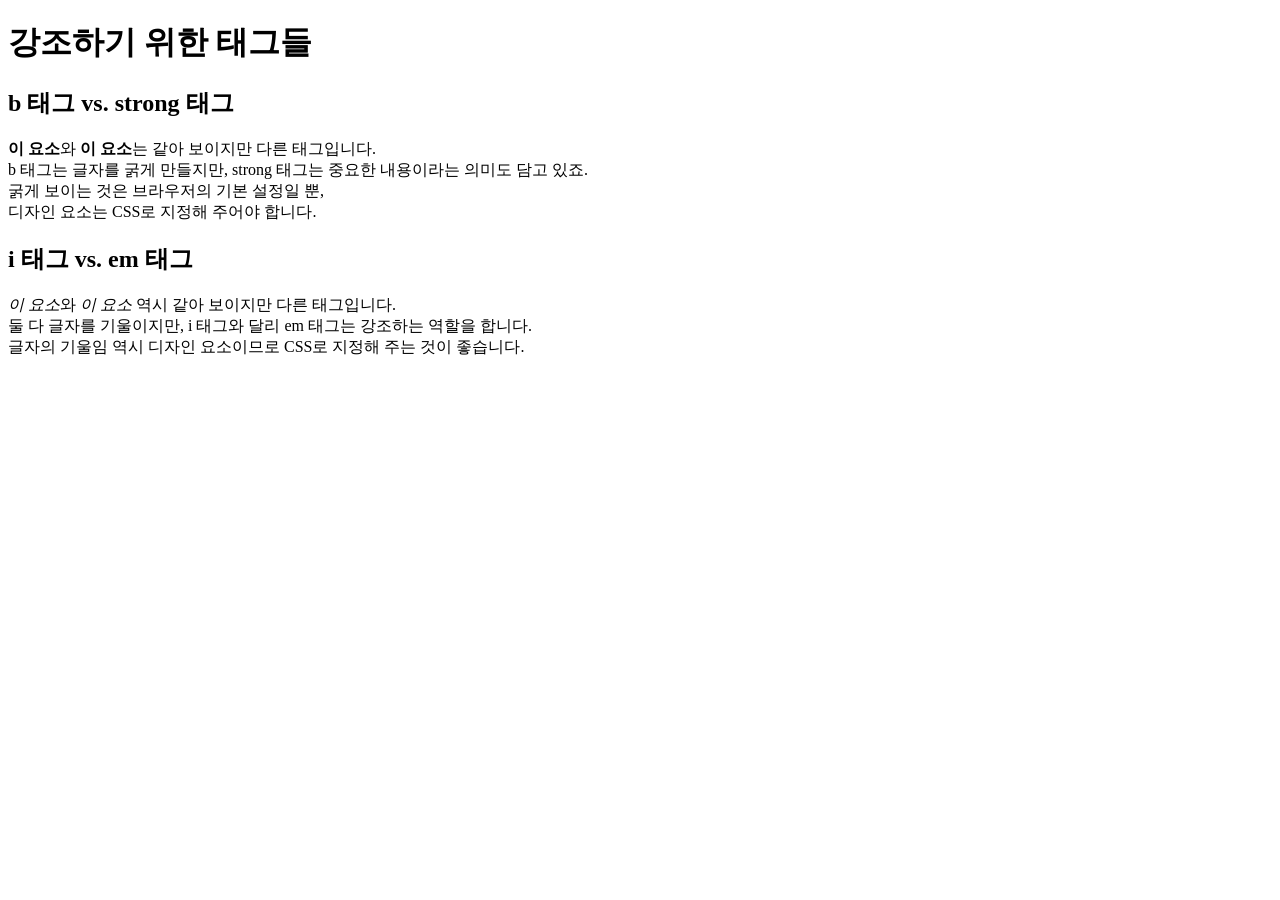
<file: study/Chapter 02/strongtag1.html>
<!DOCTYPE html>
<html lang="ko">
<head>
  <meta charset="UTF-8">
  <meta http-equiv="X-UA-Compatible" content="IE=edge">
  <meta name="viewport" content="width=device-width, initial-scale=1.0">
  <title>HTML & CSS</title>
</head>
<body>
  <h1>강조하기 위한 태그들</h1>
  <h2>b 태그 vs. strong 태그</h2>
  <p>
      <b>이 요소</b>와 <strong>이 요소</strong>는 같아 보이지만 다른 태그입니다. <br>
      b 태그는 글자를 굵게 만들지만, strong 태그는 중요한 내용이라는 의미도 담고 있죠. <br>
      굵게 보이는 것은 브라우저의 기본 설정일 뿐, <br>
      디자인 요소는 CSS로 지정해 주어야 합니다.
  </p>
  <h2>i 태그 vs. em 태그</h2>
  <p>
      <i>이 요소</i>와 <em>이 요소</em> 역시 같아 보이지만 다른 태그입니다. <br>
      둘 다 글자를 기울이지만, i 태그와 달리 em 태그는 강조하는 역할을 합니다. <br>
      글자의 기울임 역시 디자인 요소이므로 CSS로 지정해 주는 것이 좋습니다. <br><br>
  </p>
</body>
</html>
</file>
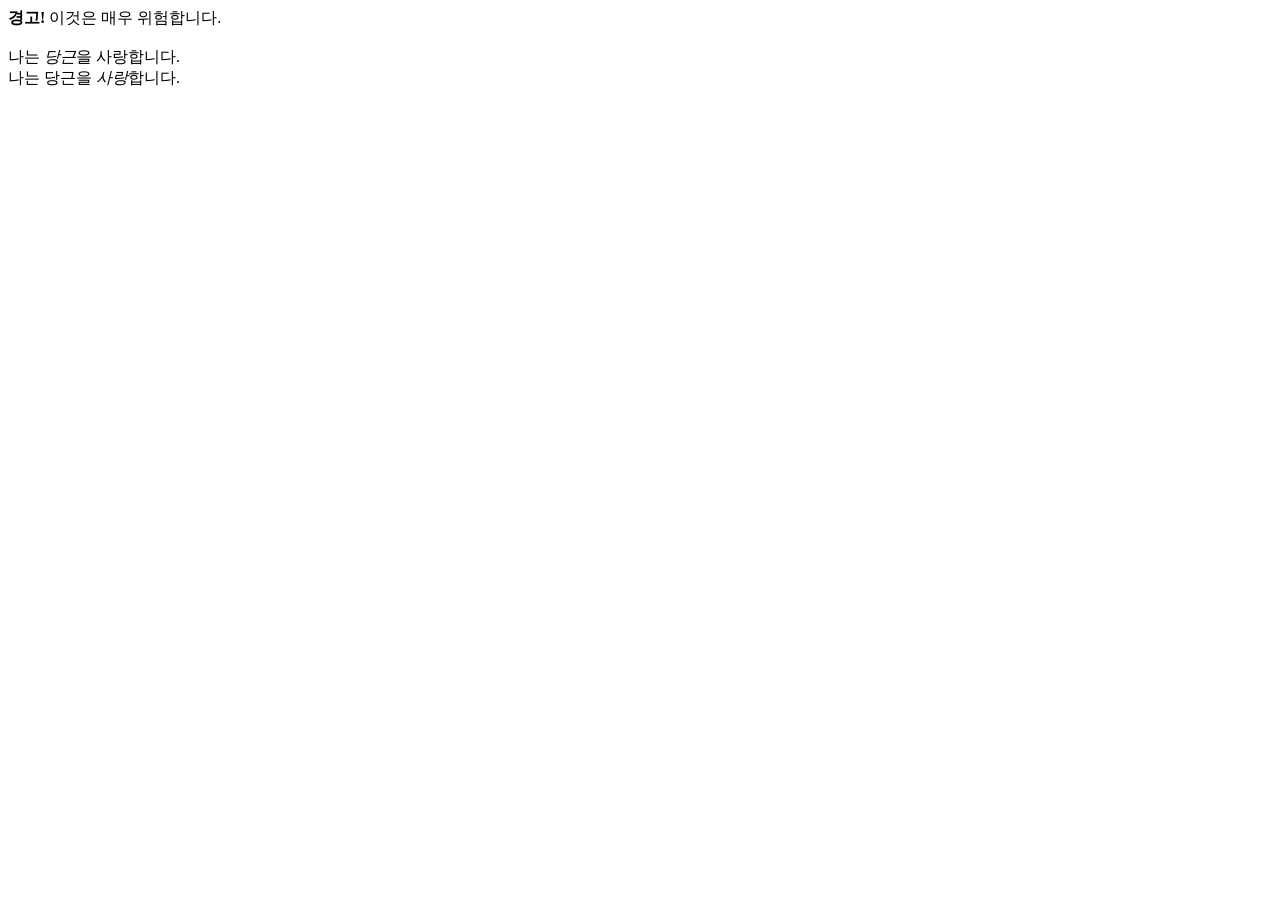
<file: study/Chapter 02/strongtag2.html>
<!DOCTYPE html>
<html lang="ko">
<head>
  <meta charset="UTF-8">
  <meta http-equiv="X-UA-Compatible" content="IE=edge">
  <meta name="viewport" content="width=device-width, initial-scale=1.0">
  <title>Document</title>
</head>
<body>
  <strong>경고!</strong> 이것은 매우 위험합니다. <br><br>
  나는 <em>당근</em>을 사랑합니다. <br>
  나는 당근을 <em>사랑</em>합니다.
</body>
</html>
</file>
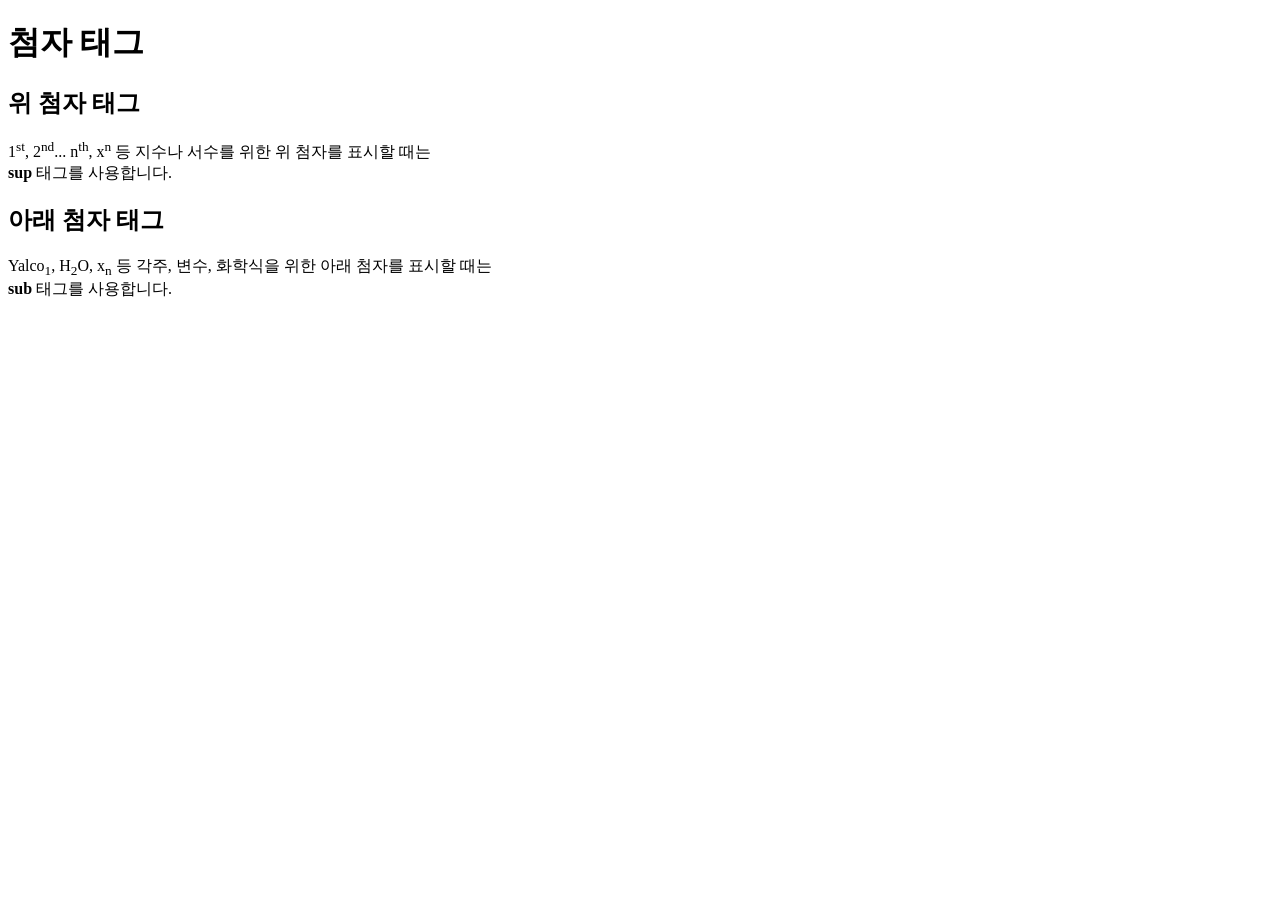
<file: study/Chapter 02/supsubtag.html>
<!DOCTYPE html>
<html lang="ko">
<head>
  <meta charset="UTF-8">
  <meta http-equiv="X-UA-Compatible" content="IE=edge">
  <meta name="viewport" content="width=device-width, initial-scale=1.0">
  <title>HTML & CSS</title>
</head>
<body>
  <h1>첨자 태그</h1>
  <h2>위 첨자 태그</h2>
  <p>
    1<sup>st</sup>, 2<sup>nd</sup>... n<sup>th</sup>, x<sup>n</sup> 등 지수나 서수를 위한 위 첨자를 표시할 때는 <br>
    <strong>sup</strong> 태그를 사용합니다.
  </p>
  <h2>아래 첨자 태그</h2>
  <p>
    Yalco<sub>1</sub>, H<sub>2</sub>O, x<sub>n</sub> 등 각주, 변수, 화학식을 위한 아래 첨자를 표시할 때는 <br>
    <strong>sub</strong> 태그를 사용합니다.
  </p>
</body>
</html>
</file>
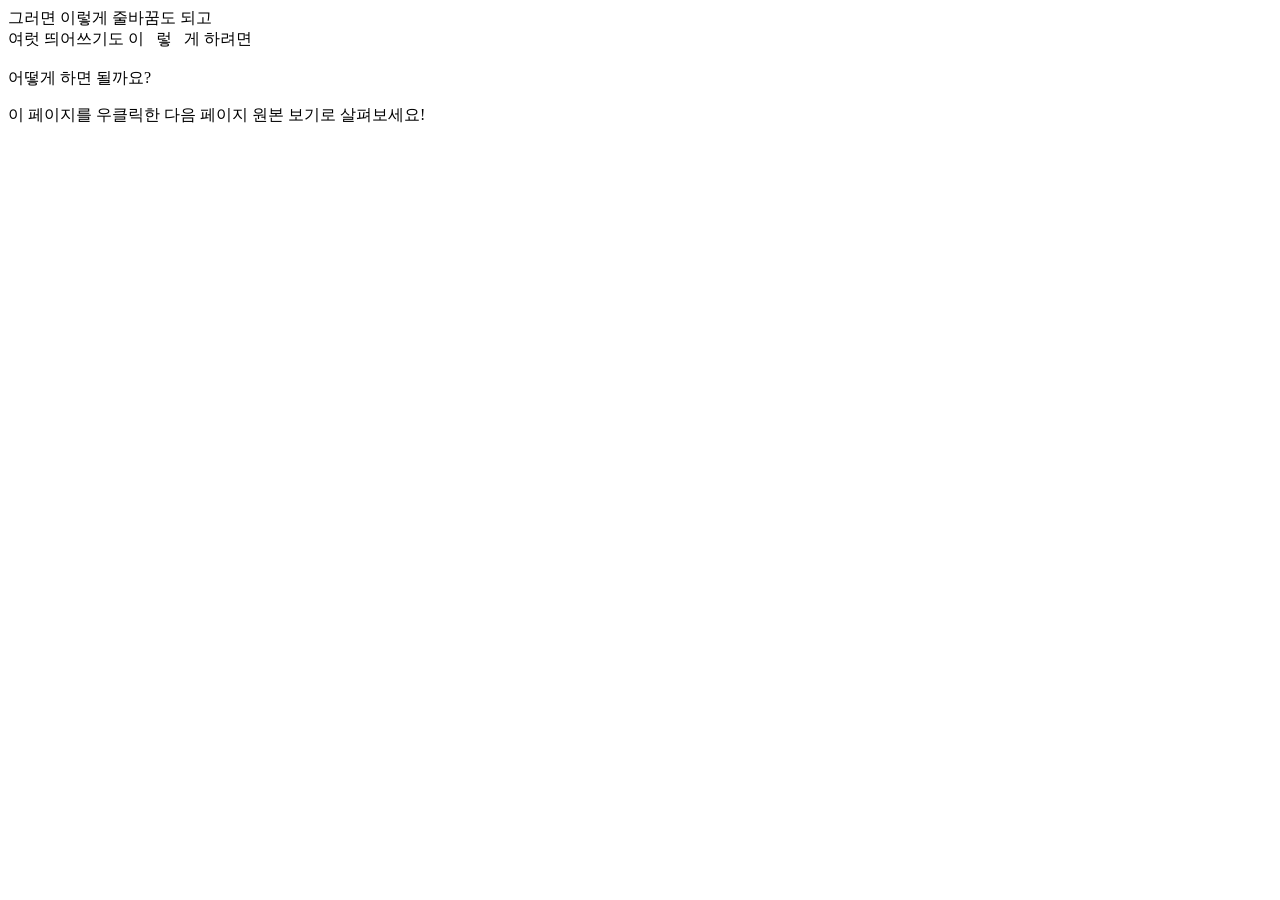
<file: study/Chapter 02/tagis.html>
<!DOCTYPE html>
<html lang="ko">
<head>
  <meta charset="UTF-8">
  <meta http-equiv="X-UA-Compatible" content="IE=edge">
  <meta name="viewport" content="width=device-width, initial-scale=1.0">
  <title>HTML & CSS</title>
</head>
<body>

그러면 이렇게 줄바꿈도 되고<br>
여럿 띄어쓰기도 이&nbsp;&nbsp;&nbsp;렇&nbsp;&nbsp;&nbsp;게 하려면<br><br>
어떻게 하면 될까요?
<p>
  이 페이지를 우클릭한 다음 페이지 원본 보기로 살펴보세요!
</p>
  
</body>
</html>
</file>
<file: styles.css>
/* 전체 선택자 */
* {
  color: gray;
}

/* 요소 선택자 */
li {
  color: blue;
}

ul,
span {
  font-size: 20px;
}
</file>
<file: study/Chapter 16/practice/style.css>
@import url('./styles/1-intro.css');
@import url('./styles/2-header.css');
@import url('./styles/3-main.css');
@import url('./styles/4-about.css');
@import url('./styles/5-html-css.css');
@import url('./styles/6-curriculum.css');
@import url('./styles/7-contact.css');
@import url('./styles/8-footer.css');

@import url('https://fonts.googleapis.com/css2?family=Noto+Sans+KR:wght@100;300;400;500;700;900&display=swap');
@import url('https://fonts.googleapis.com/css2?family=Nanum+Gothic+Coding:wght@400;700&display=swap');

/* ===== 변수 구간 ===== */
:root {
  --color-main: #FF4200;
  --color-sub: #00A200;
  --color-dark: #2F4858;
  --color-emph: #F10F5F;
  --color-text: #281812;
  --color-lighter: #DC9C86;
  --color-light-bd: #FFE6D6;
  --color-light-bg: #FFF5ED;

  --font-code: 'Nanum Gothic Coding', monospace;

  --font-size-title: 44px;
  --font-size-subtitle: 32px;
  --font-size-tag: 26px;
  --font-size-larger: 20px;
  --font-size-text: 18px;

  --height-toolbar: 72px;
}

/* ===== 리셋 구간 ===== */
body {
  margin: 0;
  font-family: 'Noto Sans KR', sans-serif;

  /* 개발용 설정 */
  min-height: 150vh;
}

h1, h2, h3, h4, h5, h6 {
  font-size: inherit;
  font-weight: normal;
  margin: 0;
}

p {
  margin: 0;
}

strong, em {
  font-weight: inherit;
  font-style: normal;
}

ul, ol {
  margin: 0;
  padding: 0;
  list-style-type: none;
}

dl { margin: 0; }
dd {
  margin: 0;
  display: inline;
}

figure { margin: 0; }

a {
  text-decoration: none;
  color: inherit;
}

th { font-weight: normal; }

address { font-style: inherit; }

.sr-only {
  position: absolute;
  width: 1px;
  height: 1px;
  padding: 0;
  margin: -1px;
  overflow: hidden;
  clip: rect(0, 0, 0, 0);
  white-space: nowrap;
  border-width: 0;
}
</file>
<file: study/Chapter 20/final-project/style.css>
@import url('./styles/1-intro.css');
@import url('./styles/2-header.css');
@import url('./styles/3-main.css');
@import url('./styles/4-about.css');
@import url('./styles/5-html-css.css');
@import url('./styles/6-curriculum.css');
@import url('./styles/7-contact.css');
@import url('./styles/8-footer.css');

@import url('https://fonts.googleapis.com/css2?family=Noto+Sans+KR:wght@100;300;400;500;700;900&display=swap');
@import url('https://fonts.googleapis.com/css2?family=Nanum+Gothic+Coding:wght@400;700&display=swap');

/* ===== 변수 구간 ===== */
:root {
  --color-main: #FF4200;
  --color-sub: #00A200;
  --color-dark: #2F4858;
  --color-emph: #F10F5F;
  --color-text: #281812;
  --color-lighter: #DC9C86;
  --color-light-bd: #FFE6D6;
  --color-light-bg: #FFF5ED;

  --font-code: 'Nanum Gothic Coding', monospace;;

  --font-size-title: 44px;
  --font-size-subtitle: 32px;
  --font-size-tag: 26px;
  --font-size-larger: 20px;
  --font-size-text: 18px;

  --height-toolbar: 72px;
}


/* ===== 리셋 구간 ===== */

body {
  margin: 0;
  font-family: 'Noto Sans KR', sans-serif;

  /* 개발용 설정 */
  min-height: 150vh;
}

h1, h2, h3, h4, h5, h6 {
  font-size: inherit;
  font-weight: normal;
  margin: 0;
}

p {
  margin: 0;
}

strong, em {
  font-weight: inherit;
  font-style: normal;
}

ul, ol {
  margin: 0;
  padding: 0;
  list-style-type: none;
}

dl { margin: 0; }
dd {
  margin: 0;
  display: inline;
}

figure { margin: 0; }

a {
  text-decoration: none;
  color: inherit;
}

th { font-weight: normal; }

address { font-style: inherit; }

.sr-only {
	position: absolute;
	width: 1px;
	height: 1px;
	padding: 0;
	margin: -1px;
	overflow: hidden;
	clip: rect(0, 0, 0, 0);
	white-space: nowrap;
	border-width: 0;
}
</file>
